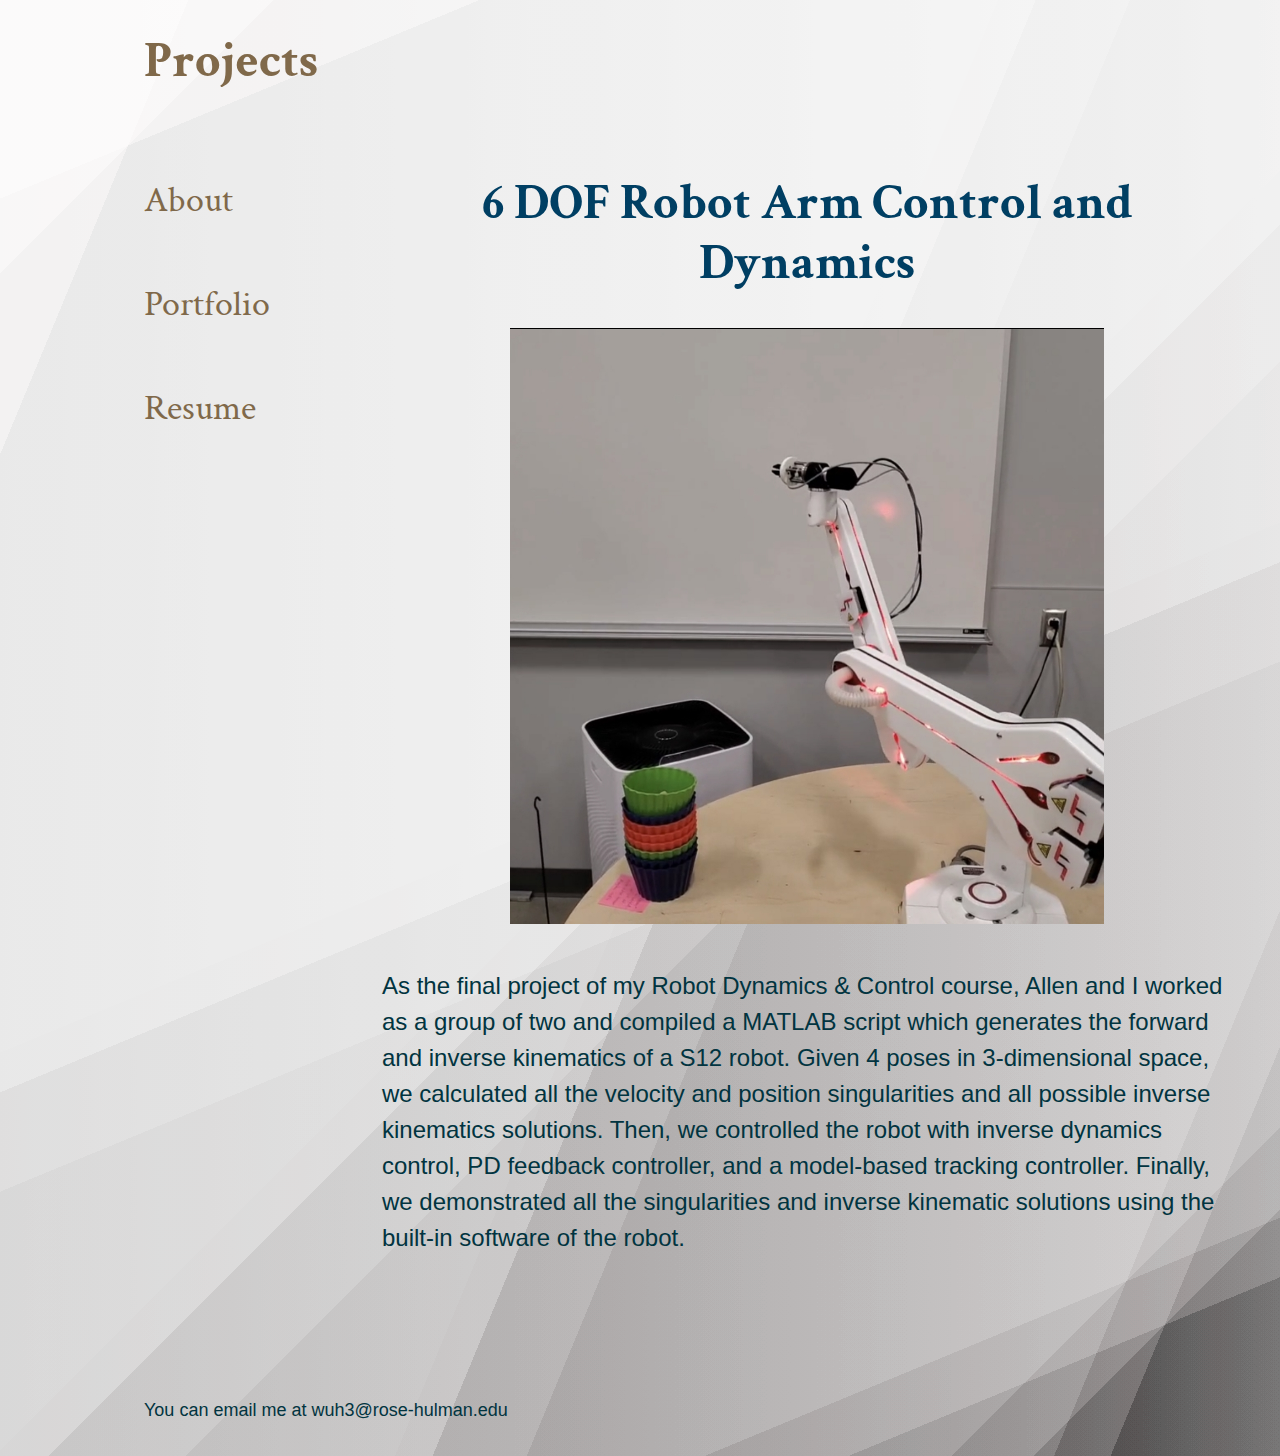
<file: public/project_arm.html>
<html lang="en">
    <head>
        <meta charset="utf-8" />
        <meta name="viewport" content="width-device-width, initial-scale=1" />
        <title>Haozhe (Mike) Wu's Personal Website</title>
        <link rel="stylesheet" href="styles/normalize.css" />
        <link rel="stylesheet" href="styles/main.css" />
        <link rel="icon" href="images/favicon.png" />
    </head>
    <body id="hydraulic">
        <header>
            <h1>Projects</h1>
        </header>
        <nav>
            <ul>
                <li><a href="index.html">About</Abbr></a></li>
                <li id="portfolioLink"><a href="portfolio.html">Portfolio</a>
                    <ul class="projectNav">
                        <li class="projectList"><a href="project_hydraulic.html">Hydraulic Tool</a></li>
                        <li class="projectList"><a href="project_arm.html">Robot Arm</a></li>
                        <li class="projectList"><a href="project_tank.html">Tank Server</a></li>
                        <li class="projectList"><a href="project_kart.html">Remote Kart</a></li>
                    </ul>
                </li>
                <li><a href="resume.html">Resume</a></li>
            </ul>
        </nav>
        <main>
            <section class="projectSections">
                <h1 class="pageTitle">6 DOF Robot Arm Control and Dynamics</h1>
                <img src="images\portfolio\robot_arm.jpg">
                <div>
                    <p> As the final project of my Robot Dynamics & Control course, Allen and I worked as a group of two and compiled a MATLAB script which 
                        generates the forward and inverse kinematics of a S12 robot. Given 4 poses in 3-dimensional space, we calculated all the velocity and position 
                        singularities and all possible inverse kinematics solutions. Then, we controlled the robot with inverse dynamics control, PD feedback controller, 
                        and a model-based tracking controller. Finally, we demonstrated all the singularities and inverse kinematic solutions using the built-in software of the robot.
                    </p>
                </div>
                
            </section>
        </main>
        <footer>
            You can email me at wuh3@rose-hulman.edu
        </footer>
        <script src="scripts/main.js"></script>
    </body>
</html>
</file>
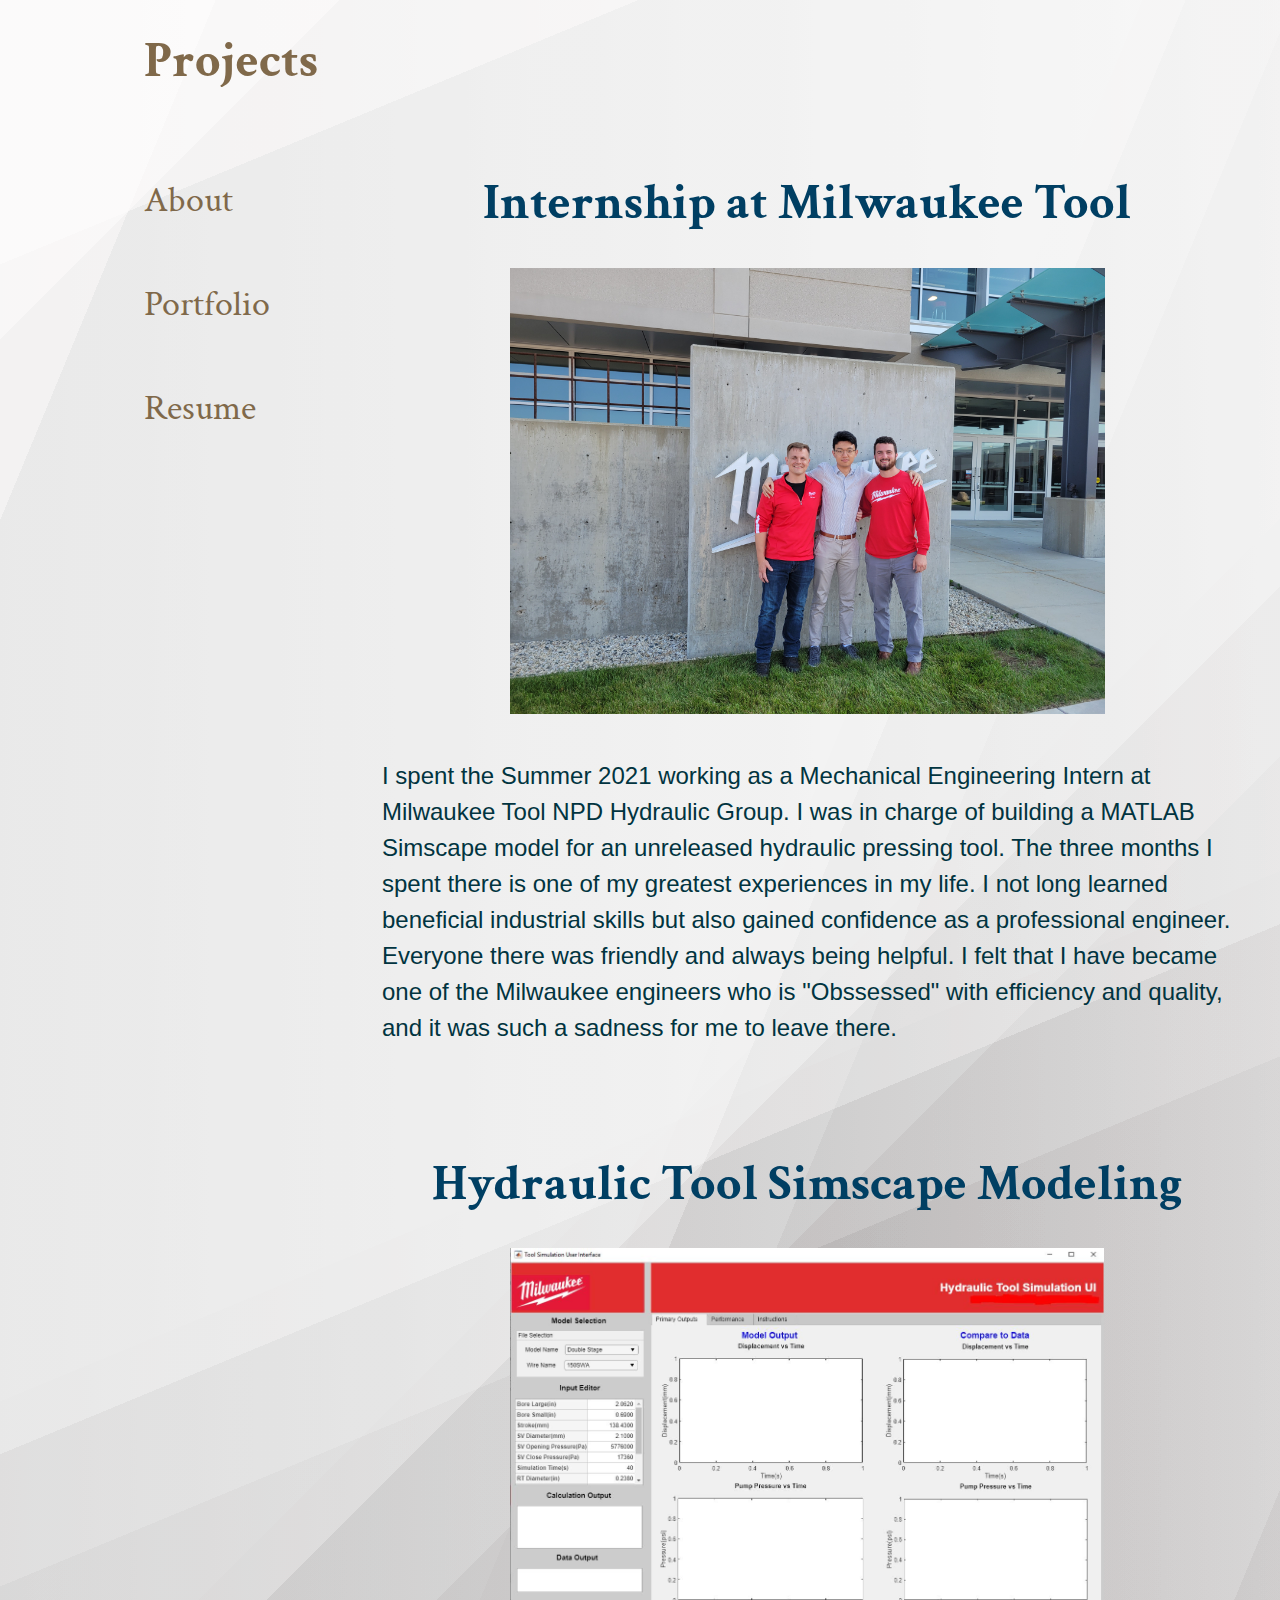
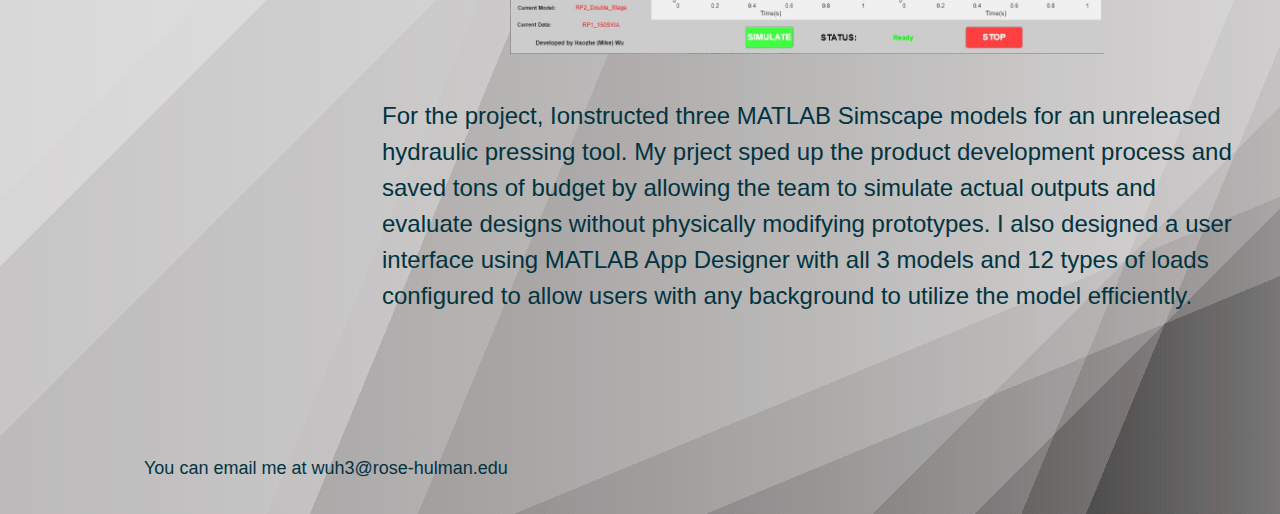
<file: public/project_hydraulic.html>
<html lang="en">
    <head>
        <meta charset="utf-8" />
        <meta name="viewport" content="width-device-width, initial-scale=1" />
        <title>Haozhe (Mike) Wu's Personal Website</title>
        <link rel="stylesheet" href="styles/normalize.css" />
        <link rel="stylesheet" href="styles/main.css" />
        <link rel="icon" href="images/favicon.png" />
    </head>
    <body id="hydraulic">
        <header>
            <h1>Projects</h1>
        </header>
        <nav>
            <ul>
                <li><a href="index.html">About</Abbr></a></li>
                <li id="portfolioLink"><a href="portfolio.html">Portfolio</a>
                    <ul class="projectNav">
                        <li class="projectList"><a href="project_hydraulic.html">Hydraulic Tool</a></li>
                        <li class="projectList"><a href="project_arm.html">Robot Arm</a></li>
                        <li class="projectList"><a href="project_tank.html">Tank Server</a></li>
                        <li class="projectList"><a href="project_kart.html">Remote Kart</a></li>
                    </ul>
                </li>
                <li><a href="resume.html">Resume</a></li>
            </ul>
        </nav>
        <main>
            <section class="projectSections">
                <h1 class="pageTitle">Internship at Milwaukee Tool</h1>
                <img src="images\portfolio\photo_with_workmates.jpg">
                <div>
                    <p> I spent the Summer 2021 working as a Mechanical Engineering Intern at Milwaukee Tool NPD Hydraulic Group. I was in charge of building a MATLAB
                        Simscape model for an unreleased hydraulic pressing tool. The three months I spent there is one of my greatest experiences in my life. I not long learned 
                        beneficial industrial skills but also gained confidence as a professional engineer. Everyone there was friendly and always being helpful. I felt that I have 
                        became one of the Milwaukee engineers who is "Obssessed" with efficiency and quality, and it was such a sadness for me to leave there. 
                    </p>
                </div>
                
            </section>
            <section class="projectSections">
                <h1 class="pageTitle">Hydraulic Tool Simscape Modeling</h1>
                <img src="images/portfolio/hydraulic_tool.JPG">
                <p>For the project, Ionstructed three MATLAB Simscape models for an unreleased hydraulic pressing tool. My prject sped up the product development process and 
                    saved tons of budget by allowing the team to simulate actual outputs and evaluate designs without physically modifying prototypes. I also designed a user interface 
                    using MATLAB App Designer with all 3 models and 12 types of loads configured to allow users with any background to utilize the model efficiently.
                    </p>
            </section>
        </main>
        <footer>
            You can email me at wuh3@rose-hulman.edu
        </footer>
        <script src="scripts/main.js"></script>
    </body>
</html>
</file>
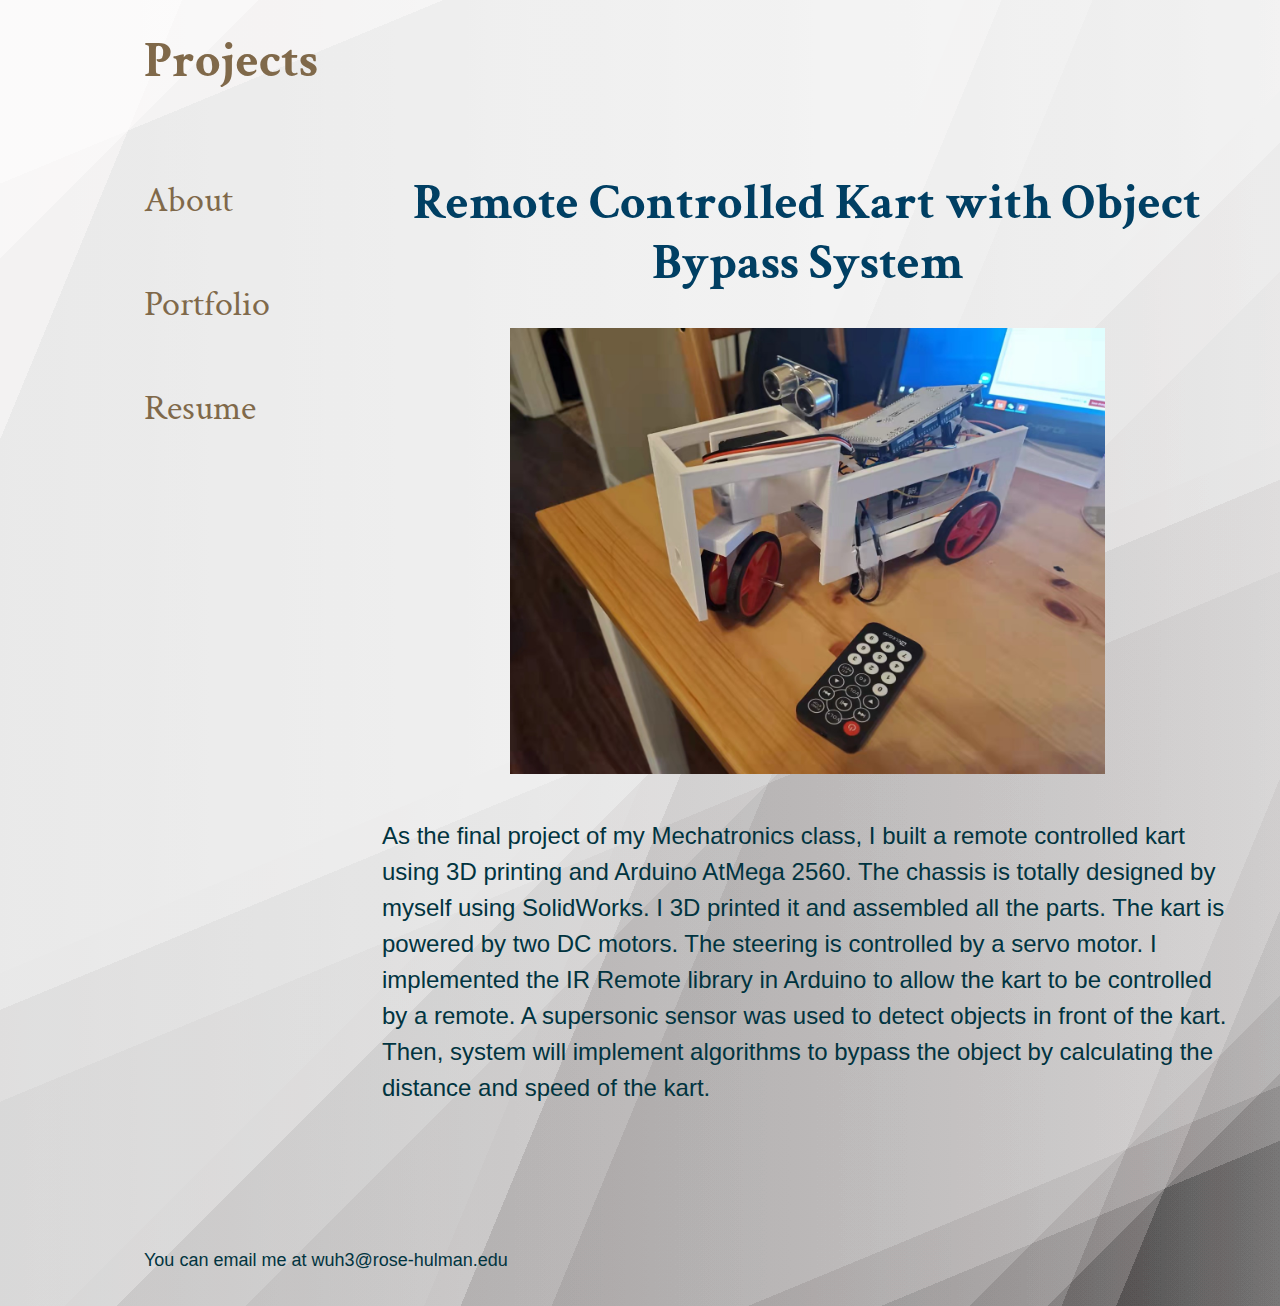
<file: public/project_kart.html>
<html lang="en">
    <head>
        <meta charset="utf-8" />
        <meta name="viewport" content="width-device-width, initial-scale=1" />
        <title>Haozhe (Mike) Wu's Personal Website</title>
        <link rel="stylesheet" href="styles/normalize.css" />
        <link rel="stylesheet" href="styles/main.css" />
        <link rel="icon" href="images/favicon.png" />
    </head>
    <body id="hydraulic">
        <header>
            <h1>Projects</h1>
        </header>
        <nav>
            <ul>
                <li><a href="index.html">About</Abbr></a></li>
                <li id="portfolioLink"><a href="portfolio.html">Portfolio</a>
                    <ul class="projectNav">
                        <li class="projectList"><a href="project_hydraulic.html">Hydraulic Tool</a></li>
                        <li class="projectList"><a href="project_arm.html">Robot Arm</a></li>
                        <li class="projectList"><a href="project_tank.html">Tank Server</a></li>
                        <li class="projectList"><a href="project_kart.html">Remote Kart</a></li>
                    </ul>
                </li>
                <li><a href="resume.html">Resume</a></li>
            </ul>
        </nav>
        <main>
            <section class="projectSections">
                <h1 class="pageTitle">Remote Controlled Kart with Object Bypass System</h1>
                <img src="images\portfolio\remote_kart.jpg">
                <div>
                    <p> 
                        As the final project of my Mechatronics class, I built a remote controlled kart using 3D printing and Arduino AtMega 2560. The chassis is totally designed by 
                        myself using SolidWorks. I 3D printed it and assembled all the parts. The kart is powered by two DC motors. The steering is controlled by a servo motor. I implemented
                        the IR Remote library in Arduino to allow the kart to be controlled by a remote. A supersonic sensor was used to detect objects in front of the kart. Then, system will 
                        implement algorithms to bypass the object by calculating the distance and speed of the kart.
                    </p>
                </div>
                
            </section>
        </main>
        <footer>
            You can email me at wuh3@rose-hulman.edu
        </footer>
        <script src="scripts/main.js"></script>
    </body>
</html>
</file>
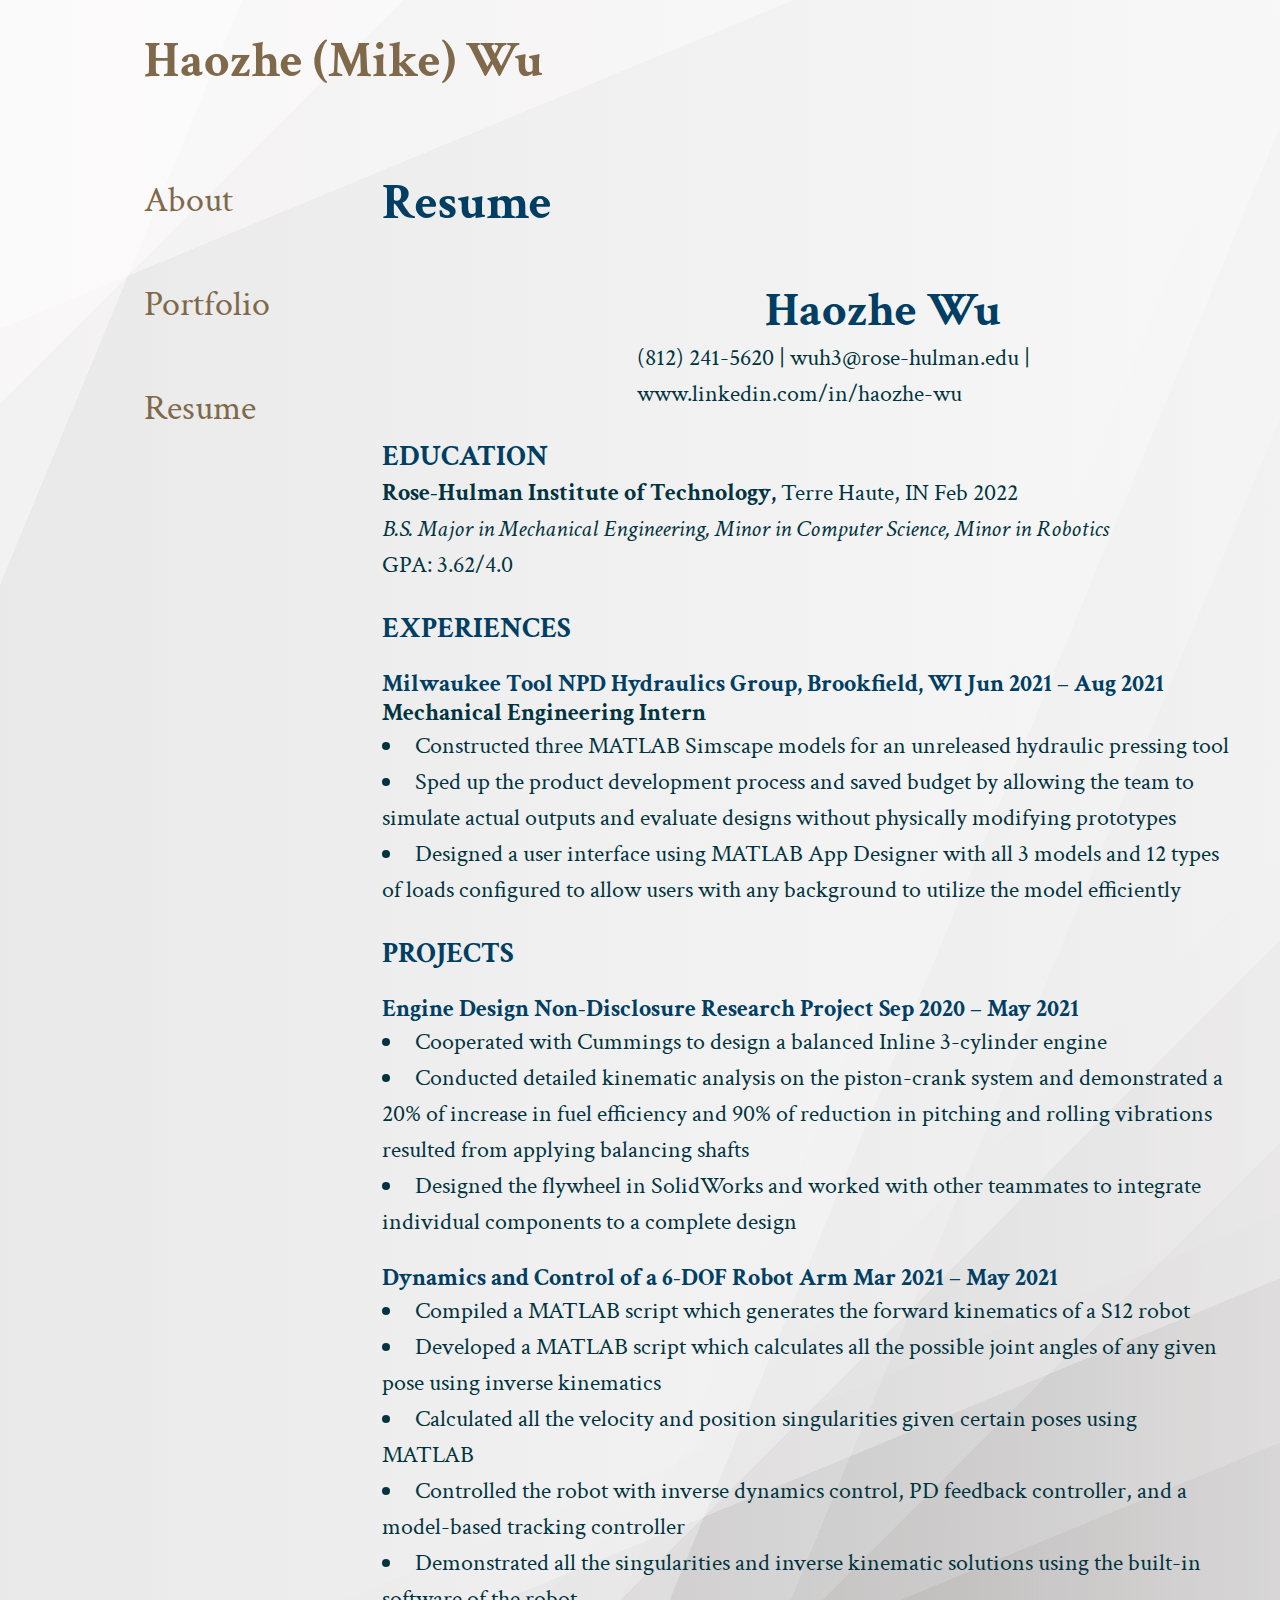
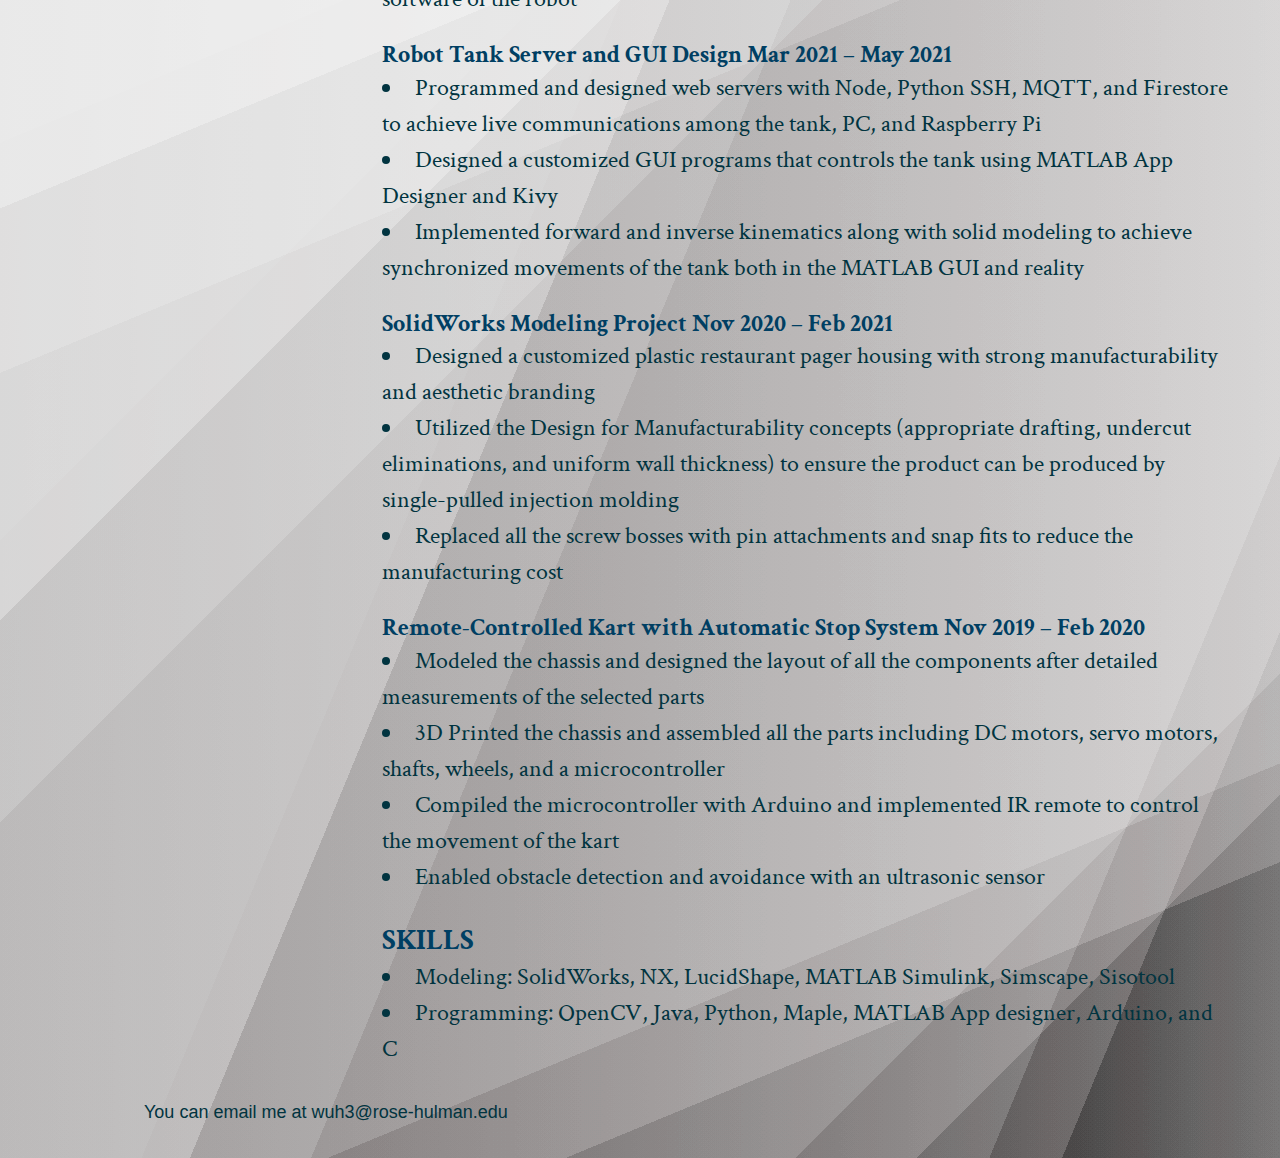
<file: public/resume.html>
<html lang="en">
    <head>
        <meta charset="utf-8" />
        <meta name="viewport" content="width-device-width, initial-scale=1" />
        <title>Haozhe (Mike) Wu's Personal Website</title>
        <link rel="stylesheet" href="styles/normalize.css" />
        <link rel="stylesheet" href="styles/main.css" />
        <link rel="icon" href="images/favicon.png" />
    </head>
    <body id="resume">
        <header>
            <h1>Haozhe (Mike) Wu</h1>
        </header>
        <nav>
            <ul>
                <li><a href="index.html">About</Abbr></a></li>
                <li id="portfolioLink"><a href="portfolio.html">Portfolio</a>
                    <ul class="projectNav">
                        <li class="projectList"><a href="project_hydraulic.html">Hydraulic Tool</a></li>
                        <li class="projectList"><a href="project_arm.html">Robot Arm</a></li>
                        <li class="projectList"><a href="project_tank.html">Tank Server</a></li>
                        <li class="projectList"><a href="project_kart.html">Remote Kart</a></li>
                    </ul>
                </li>
                <li><a href="resume.html">Resume</a></li>
            </ul>
        </nav>
        <main>
            <h1>Resume</h1>
                <h2 style="margin-left: 45%; font-size: 2em;" >Haozhe Wu</h2>
                    <li type="none" style="margin-left: 30%;">(812) 241-5620 | wuh3@rose-hulman.edu | www.linkedin.com/in/haozhe-wu</li>
                <h2>EDUCATION</h2>
                    <li type="none"><strong>Rose-Hulman Institute of Technology,</strong> Terre Haute, IN Feb 2022 </li>
                    <li type="none"><em>B.S. Major in Mechanical Engineering, Minor in Computer Science, Minor in Robotics</em></li>
                    <li type="none" >GPA: 3.62/4.0</li>
                <h2>EXPERIENCES</h2>
                <h3>Milwaukee Tool NPD Hydraulics Group, Brookfield, WI	Jun 2021 – Aug 2021</h3>
                <h4><strong style="margin-top: 0;">Mechanical Engineering Intern</strong></h4>
                        <li>Constructed three MATLAB Simscape models for an unreleased hydraulic pressing tool</li>
                        <li>Sped up the product development process and saved budget by allowing the team to simulate actual outputs and evaluate designs without physically modifying prototypes</li>
                        <li>Designed a user interface using MATLAB App Designer with all 3 models and 12 types of loads configured to allow users with any background to utilize the model efficiently</li>
                <h2>PROJECTS</h2>
                    <h3><strong>Engine Design Non-Disclosure Research Project	Sep 2020 – May 2021</strong></h3>
                    <li>Cooperated with Cummings to design a balanced Inline 3-cylinder engine</li>
                    <li>Conducted detailed kinematic analysis on the piston-crank system and demonstrated a 20% of increase in fuel efficiency and 90% of reduction in pitching and rolling vibrations resulted from applying balancing shafts</li>
                    <li>Designed the flywheel in SolidWorks and worked with other teammates to integrate individual components to a complete design</li> 

                    <h3><strong>Dynamics and Control of a 6-DOF Robot Arm	Mar 2021 – May 2021</strong></h3>
                    <li>Compiled a MATLAB script which generates the forward kinematics of a S12 robot</li>
                    <li>Developed a MATLAB script which calculates all the possible joint angles of any given pose using inverse kinematics</li>
                    <li>Calculated all the velocity and position singularities given certain poses using MATLAB</li>
                    <li>Controlled the robot with inverse dynamics control, PD feedback controller, and a model-based tracking controller</li>
                    <li>Demonstrated all the singularities and inverse kinematic solutions using the built-in software of the robot</li>
                    <h3><strong>Robot Tank Server and GUI Design	Mar 2021 – May 2021</strong></h3>
                    <li>Programmed and designed web servers with Node, Python SSH, MQTT, and Firestore to achieve live communications among the tank, PC, and Raspberry Pi</li>
                    <li>Designed a customized GUI programs that controls the tank using MATLAB App Designer and Kivy</li>
                    <li>Implemented forward and inverse kinematics along with solid modeling to achieve synchronized movements of the tank both in the MATLAB GUI and reality</li>

                    <h3><strong>SolidWorks Modeling Project	Nov 2020 – Feb 2021</strong></h3>
                    <li>Designed a customized plastic restaurant pager housing with strong manufacturability and aesthetic branding</li> 
                    <li>Utilized the Design for Manufacturability concepts (appropriate drafting, undercut eliminations, and uniform wall thickness) to ensure the product can be produced by single-pulled injection molding</li> 
                    <li>Replaced all the screw bosses with pin attachments and snap fits to reduce the manufacturing cost</li>
                    <h3><strong>Remote-Controlled Kart with Automatic Stop System	Nov 2019 – Feb 2020</strong></h3>
                    <li>Modeled the chassis and designed the layout of all the components after detailed measurements of the selected parts</li>
                    <li>3D Printed the chassis and assembled all the parts including DC motors, servo motors, shafts, wheels, and a microcontroller</li> 
                    <li>Compiled the microcontroller with Arduino and implemented IR remote to control the movement of the kart</li>
                    <li>Enabled obstacle detection and avoidance with an ultrasonic sensor</li>
                <h2>SKILLS</h2>
                    <li>Modeling:  SolidWorks, NX, LucidShape, MATLAB Simulink, Simscape, Sisotool</li>
                    <li>Programming: OpenCV, Java, Python, Maple, MATLAB App designer, Arduino, and C</li>


        </main>
        <footer>
            You can email me at wuh3@rose-hulman.edu
        </footer>
        <script src="scripts/main.js"></script>
    </body>
</html>
</file>
<file: public/styles/main.css>
@import url('https://fonts.googleapis.com/css2?family=Crimson+Text:ital@0;1&display=swap');
:root {
    --vertical-space: 2rem;
    --horizontal-space: 3rem;
    --resume-font-size: 1em;

    --light-color: #A1B3AC;
    --body-color: #013440;
    --heading-color: #003F63;
    --contrast-color: #F58766;

}
body {
    padding-left: 4em;
    font-size: 24px;
    line-height: 1.5;
    font-family: 'Montserrat', sans-serif;
    background-image: linear-gradient(112.5deg, rgb(210,205,205) 0%, rgb(210,205,205) 10%,rgb(173,173,173) 10%, rgb(173,173,173) 53%,rgb(169,168,168) 53%,
     rgb(169,168,168) 55%,rgb(134,133,133) 55%, rgb(134,133,133) 60%,rgb(111,109,109) 60%, rgb(111,109,109) 88%,rgb(81,78,78) 88%, rgb(81,78,78) 91%,
     rgb(37,36,36) 91%, rgb(37,36,36) 100%),linear-gradient(157.5deg, rgb(210,205,205) 0%, rgb(210,205,205) 10%,
     rgb(173,173,173) 10%, rgb(173,173,173) 53%,rgb(169,168,168) 53%, rgb(169,168,168) 55%,rgb(134,133,133) 55%, rgb(134,133,133) 60%,rgb(111,109,109) 60%, 
     rgb(111,109,109) 88%,rgb(81,78,78) 88%, rgb(81,78,78) 91%,rgb(37,36,36) 91%, rgb(37,36,36) 100%),linear-gradient(135deg, rgb(210,205,205) 0%, 
     rgb(210,205,205) 10%,rgb(173,173,173) 10%, rgb(173,173,173) 53%,rgb(169,168,168) 53%, rgb(169,168,168) 55%,rgb(134,133,133) 55%, rgb(134,133,133) 60%,
     rgb(111,109,109) 60%, rgb(111,109,109) 88%,rgb(81,78,78) 88%, rgb(81,78,78) 91%,rgb(37,36,36) 91%, rgb(37,36,36) 100%),linear-gradient(90deg, rgb(173,173,173),
     rgb(228, 228, 228)); background-blend-mode:overlay,overlay,overlay,normal;
    color: var(--body-color);
}
strong {
    font-size: 36px;
}
h1, h2, h3, h4 {
    line-height: 1.2;
    font-family: 'Crimson Text', serif;
    font-size: 50px;
    color: var(--heading-color);
    margin-top: 0;
}

a {
    color: var(--heading-color);
    text-decoration-color: var(--contrast-color);
    text-decoration: none;
}

a:hover {
    color: var(--contrast-color);
    text-decoration-color: var(--heading-color);
    text-decoration: none;
}
nav a {
    color: #80694A;
}
body#portfolio h2 {
    margin-bottom: 2em;
}


p {
    max-width: 45em;
}
body {
    display: grid;
    grid-template-areas: "head head"
                        "nav main"
                        "foot foot";
    grid-template-columns: 1fr 5fr;
    grid-template-rows: auto auto 1fr auto;
}

body > header {
    grid-area: head;
   
}

body > main {
    grid-area: main;
}
body > footer {
    grid-area: foot;
    font-size: 18px;
}

header, footer {
    padding-top: var(--vertical-space);
    padding-bottom: var(--vertical-space);
}
body > * {
    padding-left: var(--horizontal-space);
    padding-right: var(--horizontal-space);
}
header h1, footer h1 {
    margin-bottom: 1em;
    color: #80694A;
}

body#about img {
    height: 30em;
    margin-top: 2em;
    margin-bottom: 10%;
    margin-left: auto;
    margin-right: auto;
}
body#portfolio ul {
    padding: 0;
}
body#portfolio ul#portfolioItems {
    display: flex;
    flex-wrap: wrap;
    flex: 1;
    list-style-type: none;
    
}
body#portfolio ul#portfolioItems img {
    max-width: 90%;
}
body#portfolio h1 {
    margin-bottom: 1em;
}
body#portfolio h2 {
    font-size: 1.2em;
}
body#resume h2 {
    font-size: 1.2em;
    margin-top: 1em;
    margin-bottom: 0;
}
body#resume h3 {
    font-size: var(--resume-font-size);
    margin-top: 1em;
    margin-bottom: 0;
}
body#resume h4 {
    font-size: var(--resume-font-size);
    margin-top: 0;
    margin-bottom: 0;
    color: var(--body-color);
}

body#resume strong {
    font-size: var(--resume-font-size);
}
body#resume main {
    max-width: 60em;
}
body#resume main li {
    font-size: var(--resume-font-size);
    font-family: 'Crimson Text', serif;
}
.projectNav {
    display: none;
    margin-left: 1em;
    margin-top: 1.5em;
}
.projectList {
    margin-top: 0;
    font-size: 18px;
}

.pageTitle {
    text-align: center;
}
body#hydraulic p {
    margin-left: auto;
    margin-right: auto;
}
.projectSections {
    display: flex;
    flex-direction: column;
    margin-bottom: 10%;
    
}
.projectSections img {
    max-width: 70%;
    margin-left: auto;
    margin-right: auto;
    margin-bottom: 20px;
   
}
body > nav {
    grid-area: nav;
}
body > nav ul {
    list-style-type: none;
    padding: 0;
    margin-top: 0;
    
}
body > nav ul li{
    display: flex;
    flex-direction: column;
    padding-bottom: 50px;
    padding-right: 1rem;
    font-family: 'Crimson Text', serif;
    font-size: 1.5em;
    
}


@media screen and (min-width: 23.4em) {
    body {
        grid-template-areas: "head head"
                            "nav main"
                            "foot foot";
        grid-template-rows: auto 1fr auto;
    }
    
}

@media screen and (min-width: 25em) {
    body#portfolio ul#portfolioItems li {
        flex-basis: 48%;
        padding-right: 2%;
    }
}
</file>
